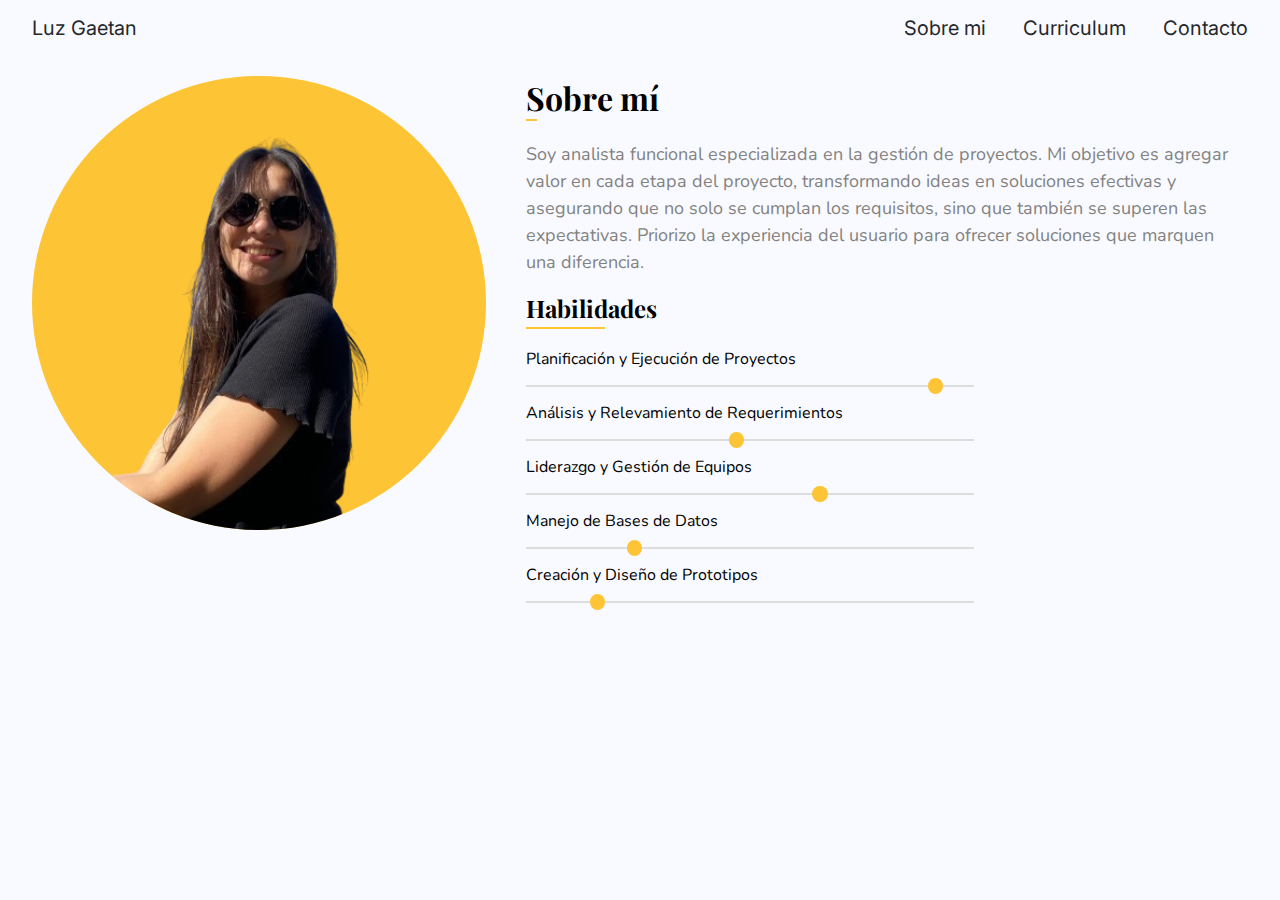
<file: AboutMe.html>
<!DOCTYPE html>
<html lang="en">

<head>
    <meta charset="UTF-8">
    <meta name="viewport" content="width=device-width, initial-scale=1.0">
    <title>Luz Gaetan</title>
    <link rel="stylesheet" href="styles.css">
</head>
 
<body>
    <header>
        <span class="nav-item"><a class="nav-link" href="Home.html">Luz Gaetan</a></span>
        <div class="nav-items-right">
            <span class="nav-item">
                <a class="nav-link" href="AboutMe.html">
                    <img src="imagenes/icono-person.svg" alt="" class="icono">
                    <span class="seccion">Sobre mi</span>
                </a>
            </span>
            <span class="nav-item">
                <a class="nav-link" href="Curriculum.html">
                    <img src="imagenes/icono-curriculum.svg" alt="" class="icono">
                    <span class="seccion">Curriculum</span>
                </a>
            </span>
            <span class="nav-item">
                <a class="nav-link" href="Contact.html">
                    <img src="imagenes/icono-contacto.svg" alt="" class="icono">
                    <span class="seccion">Contacto</span>
                </a>
            </span>
        </div>
    </header>

    <main class="content about">
        <img class="img-sobre-mi" src="imagenes/img-sobre-mi.svg" alt="">
        <div class="about-me">
            <h1 class="title">Sobre mí</h1>
            <div class="text">
                Soy analista funcional especializada en la gestión de proyectos.
                Mi objetivo es agregar valor en cada etapa del proyecto,
                transformando ideas en soluciones efectivas y asegurando que no solo se cumplan los requisitos,
                sino que también se superen las expectativas.
                Priorizo la experiencia del usuario para ofrecer soluciones que marquen una diferencia.
            </div>
            <div class="sections">
                <span id="skills" class="section-tab">Habilidades</span>
            </div>
            <div id="content">
                <div id="skills-content" class="section-content">
                    <div class="position">Planificación y Ejecución de Proyectos</div>
                    <div class="skill">
                        <div class="circle" style="left: 90%;"></div>
                        <div class="line"></div>
                    </div>

                    <div class="position">Análisis y Relevamiento de Requerimientos</div>
                    <div class="skill">
                        <div class="circle" style="left: 47%;"></div>
                        <div class="line"></div>
                    </div>

                    <div class="position">Liderazgo y Gestión de Equipos</div>
                    <div class="skill">
                        <div class="circle" style="left: 65%;"></div>
                        <div class="line"></div>
                    </div>

                    <div class="position">Manejo de Bases de Datos</div>
                    <div class="skill">
                        <div class="circle" style="left: 25%;"></div>
                        <div class="line"></div>
                    </div>

                    <div class="position">Creación y Diseño de Prototipos</div>
                    <div class="skill">
                        <div class="circle" style="left: 17%;"></div>
                        <div class="line"></div>
                    </div>
                </div>
            </div>
        </div>
    </main>
</body>

</html>
</file>
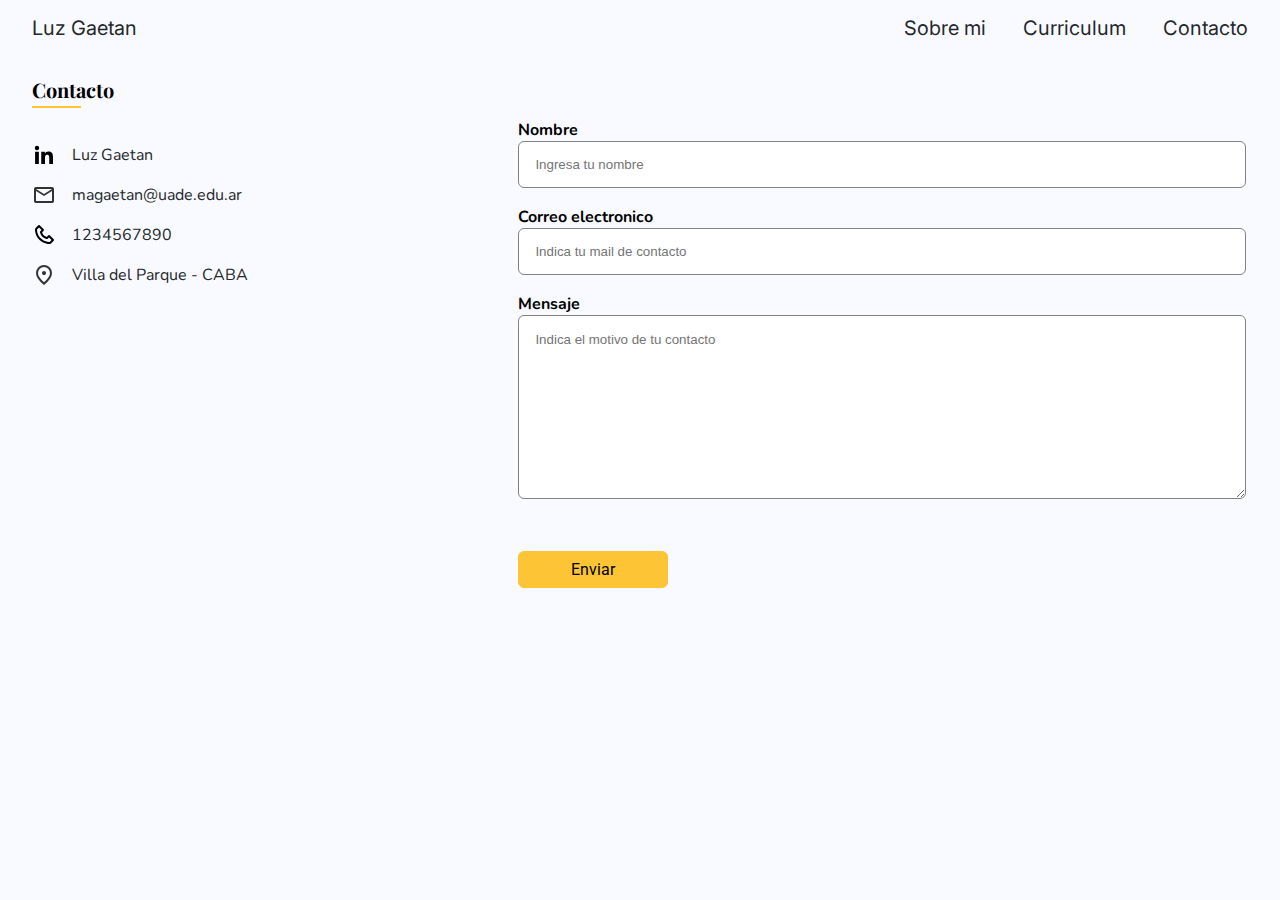
<file: Contact.html>
<!DOCTYPE html>
<html lang="en">

<head>
    <meta charset="UTF-8">
    <meta name="viewport" content="width=device-width, initial-scale=1.0">
    <title>Luz Gaetan</title>
    <link rel="stylesheet" href="styles.css">
    <link rel="preconnect" href="https://fonts.googleapis.com">
    <link rel="preconnect" href="https://fonts.gstatic.com" crossorigin>
    <link
        href="https://fonts.googleapis.com/css2?family=Inter:ital,opsz,wght@0,14..32,100..900;1,14..32,100..900&family=Nunito:ital,wght@0,200..1000;1,200..1000&family=Playfair+Display:ital,wght@0,400..900;1,400..900&family=Roboto:ital,wght@0,100;0,300;0,400;0,500;0,700;0,900;1,100;1,300;1,400;1,500;1,700;1,900&display=swap"
        rel="stylesheet">
</head>

<body>
    <header>
        <span class="nav-item"><a class="nav-link" href="Home.html">Luz Gaetan</a></span>
        <div class="nav-items-right">
            <span class="nav-item">
                <a class="nav-link" href="AboutMe.html">
                    <img src="imagenes/icono-person.svg" alt="" class="icono">
                    <span class="seccion">Sobre mi</span>
                </a>
            </span>
            <span class="nav-item">
                <a class="nav-link" href="Curriculum.html">
                    <img src="imagenes/icono-curriculum.svg" alt="" class="icono">
                    <span class="seccion">Curriculum</span>
                </a>
            </span>
            <span class="nav-item">
                <a class="nav-link" href="Contact.html">
                    <img src="imagenes/icono-contacto.svg" alt="" class="icono">
                    <span class="seccion">Contacto</span>
                </a>
            </span>
        </div>
    </header>

    <main class="content contact">
        <span class="title-section">Contacto</span>
        <div class="section-contact">
            <div class="section-contacto info-adicional">
                <div>
                    <img src="imagenes/icono-linkedin.svg" />
                    <span><a href="https://www.linkedin.com/in/luzgaetan" target="_blank">Luz Gaetan</a></span>
                </div>
                <div>
                    <img src="imagenes/icono-mail.svg" />
                    <span><a href="mailto:magaetan@uade.edu.ar">magaetan@uade.edu.ar</a></span>
                </div>
                <div>
                    <img src="imagenes/icono-telefono.svg" />
                    <span><a href="tel:+1234567890">1234567890</a></span>
                </div>
                <div>
                    <img src="imagenes/icono-mapa.svg" />
                    <span>Villa del Parque - CABA</span>
                </div>
            </div>

            <form id="contact-form" class="w-50" onsubmit="sendEmail(event)">
                <label for="name">Nombre</label>
                <input type="text" id="name" name="name" placeholder="Ingresa tu nombre" required><br><br>

                <label for="email">Correo electronico</label>
                <input type="email" id="email" name="email" placeholder="Indica tu mail de contacto"><br><br>

                <label for="message">Mensaje</label><br>
                <textarea id="message" name="message" rows="4" cols="50" placeholder="Indica el motivo de tu contacto"
                    required></textarea><br><br>

                <button type="submit">Enviar</button>
            </form>

            <div class="contact-mobile">
                <span>
                    <a href="https://www.linkedin.com/in/luzgaetan" target="_blank"><img
                            src="imagenes/icono-linkedin.svg" /></a>
                </span>
                <span>
                    <a href="mailto:magaetan@uade.edu.ar"><img src="imagenes/icono-mail.svg" /></a>
                </span>
                <span>
                    <a href="tel:+1234567890"><img src="imagenes/icono-telefono.svg" /></a>
                </span>
                <span>
                    <a href="https://maps.app.goo.gl/9u5Fy7xdD2KrgYbj9"><img src="imagenes/icono-mapa.svg" /></a>
                </span>
            </div>
        </div>
    </main>
</body>

</html>
</file>
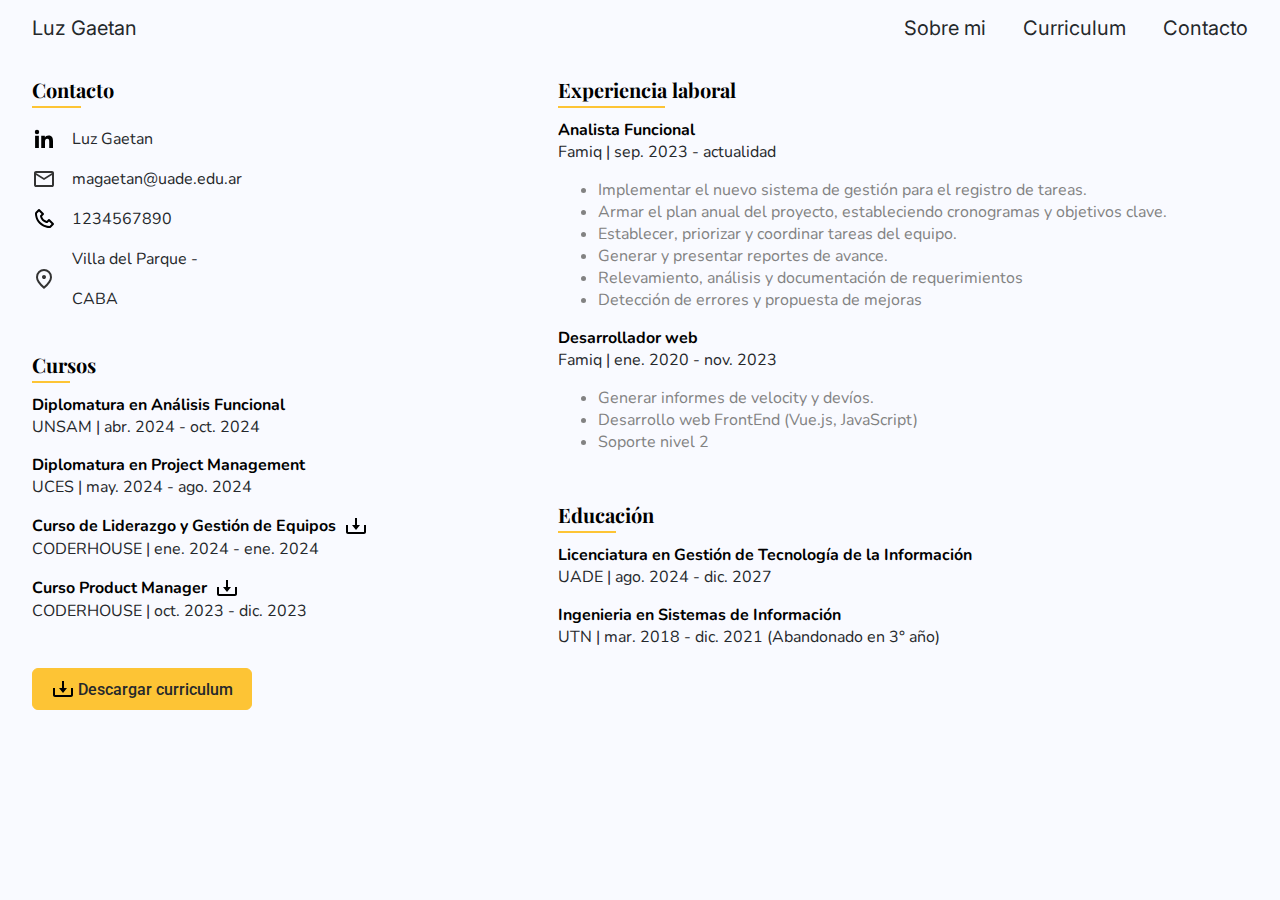
<file: Curriculum.html>
<!DOCTYPE html>
<html lang="en">

<head>
    <meta charset="UTF-8">
    <meta name="viewport" content="width=device-width, initial-scale=1.0">
    <title>Luz Gaetan</title>
    <link rel="stylesheet" href="styles.css">
</head>

<body>
    <header>
        <span class="nav-item"><a class="nav-link" href="Home.html">Luz Gaetan</a></span>
        <div class="nav-items-right">
            <span class="nav-item">
                <a class="nav-link" href="AboutMe.html">
                    <img src="imagenes/icono-person.svg" alt="" class="icono">
                    <span class="seccion">Sobre mi</span>
                </a>
            </span>
            <span class="nav-item">
                <a class="nav-link" href="Curriculum.html">
                    <img src="imagenes/icono-curriculum.svg" alt="" class="icono">
                    <span class="seccion">Curriculum</span>
                </a>
            </span>
            <span class="nav-item">
                <a class="nav-link" href="Contact.html">
                    <img src="imagenes/icono-contacto.svg" alt="" class="icono">
                    <span class="seccion">Contacto</span>
                </a>
            </span>
        </div>
    </header>

    <main class="content curriculum">
        <div class="contact-mobile">
            <span>
                <a href="https://www.linkedin.com/in/luzgaetan" target="_blank"><img src="imagenes/icono-linkedin.svg" /></a>
            </span>
            <span>
                <a href="mailto:magaetan@uade.edu.ar"><img src="imagenes/icono-mail.svg" /></a>
            </span>
            <span>
                <a href="tel:+1234567890"><img src="imagenes/icono-telefono.svg" /></a>
            </span>
            <span>
                <a href="https://maps.app.goo.gl/9u5Fy7xdD2KrgYbj9"><img src="imagenes/icono-mapa.svg" /></a>
            </span>
        </div>
        <div>
            <span class="title-section contacto" >Contacto</span>
            <div class="section-contacto info-adicional">
                <div>
                    <img
                        src="imagenes/icono-linkedin.svg" />
                    <span><a href="https://www.linkedin.com/in/luzgaetan" target="_blank">Luz Gaetan</a></span>
                </div>
                <div>
                    <img
                        src="imagenes/icono-mail.svg" />
                    <span><a href="mailto:magaetan@uade.edu.ar">magaetan@uade.edu.ar</a></span>
                </div>
                <div>
                    <img
                        src="imagenes/icono-telefono.svg" />
                    <span><a href="tel:+1234567890">1234567890</a></span>
                </div>
                <div>
                    <img
                        src="imagenes/icono-mapa.svg" />
                    <span>Villa del Parque - CABA</span>
                </div>
            </div>

            <span class="title-section" id="cursos">Cursos</span>
            <div class="section-cursos">
                <div class="title">Diplomatura en Análisis Funcional</div>
                <div class="ubicacion">UNSAM | abr. 2024 - oct. 2024</div>

                <div class="title">Diplomatura en Project Management</div>
                <div class="ubicacion">UCES | may. 2024 - ago. 2024</div>

                <div class="title">
                    <a href="documentos/certificado-liderazgo.png" target="_blank">Curso de Liderazgo y Gestión de Equipos
                        <img src="[data-uri]" />
                    </a>
                </div>
                <div class="ubicacion">CODERHOUSE | ene. 2024 - ene. 2024</div>

                <div class="title">
                    <a href="documentos/certificado-pm.png" target="_blank">Curso Product Manager
                        <img src="[data-uri]" />
                    </a>
                </div>
                <div class="ubicacion">CODERHOUSE | oct. 2023 - dic. 2023</div>

                <div class="descargable">
                    <button>
                        <a href="documentos/CV - María Luz Gaetan.pdf" download="nombre-del-archivo.pdf" target="_blank">
                            <img
                                src="[data-uri]" />
                            Descargar curriculum
                        </a>
                    </button>
                </div>
            </div>
        </div>
        <div>
            <span class="title-section" id="experiencia">Experiencia laboral</span>
            <div class="section-experiencia">
                <div class="title">Analista Funcional</div>
                <div class="ubicacion">Famiq | sep. 2023 - actualidad</div>
                <div class="description">
                    <ul>
                        <li>Implementar el nuevo sistema de gestión para el registro de tareas.</li>
                        <li>Armar el plan anual del proyecto, estableciendo cronogramas y objetivos clave.</li>
                        <li>Establecer, priorizar y coordinar tareas del equipo.</li>
                        <li>Generar y presentar reportes de avance.</li>
                        <li>Relevamiento, análisis y documentación de requerimientos</li>
                        <li>Detección de errores y propuesta de mejoras</li>
                    </ul>
                </div>

                <div class="title">Desarrollador web</div>
                <div class="ubicacion">Famiq | ene. 2020 - nov. 2023</div>
                <div class="description">
                    <ul>
                        <li>Generar informes de velocity y devíos.</li>
                        <li>Desarrollo web FrontEnd (Vue.js, JavaScript)</li>
                        <li>Soporte nivel 2</li>
                    </ul>
                </div>
            </div>

            <span class="title-section" id="educacion">Educación</span>
            <div class="section-estudio">
                <div class="title">Licenciatura en Gestión de Tecnología de la Información</div>
                <div class="ubicacion">UADE | ago. 2024 - dic. 2027</div>
                <div class="title">Ingenieria en Sistemas de Información</div>
                <div class="ubicacion">UTN | mar. 2018 - dic. 2021 (Abandonado en 3° año)</div>
            </div>
        </div>        
    </main>
</body>

</html>
</file>
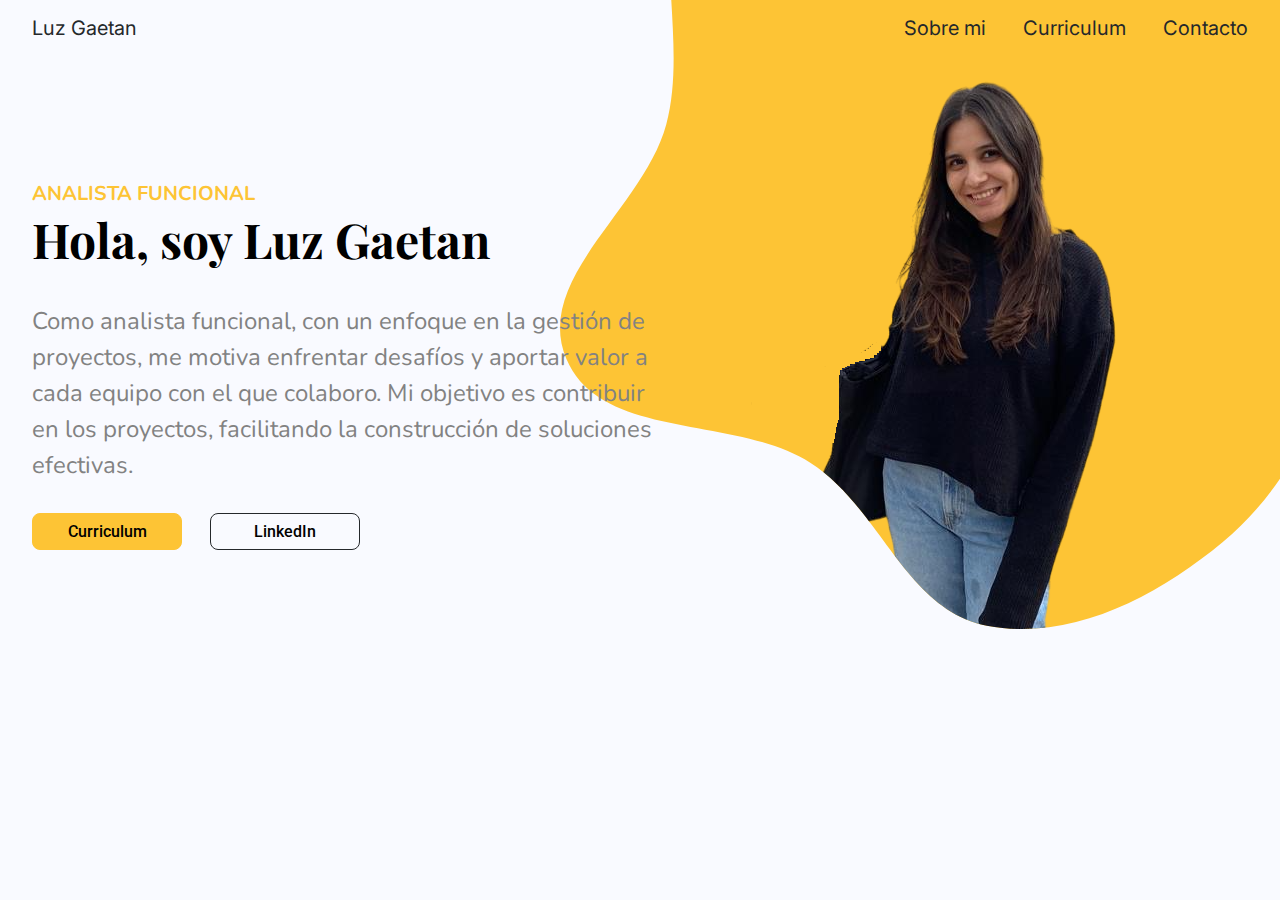
<file: Home.html>
<!DOCTYPE html>
<html lang="en">
<head>
    <meta charset="UTF-8">
    <meta name="viewport" content="width=device-width, initial-scale=1.0">
    <title>Luz Gaetan</title>
    <link rel="stylesheet" href="styles.css">
</head>
<body>
    <header>
        <span class="nav-item"><a class="nav-link" href="Home.html">Luz Gaetan</a></span>
        <div class="nav-items-right">
            <span class="nav-item">
                <a class="nav-link" href="AboutMe.html">
                    <img src="imagenes/icono-person.svg" alt="" class="icono">
                    <span class="seccion">Sobre mi</span>
                </a>
            </span>
            <span class="nav-item">
                <a class="nav-link" href="Curriculum.html">
                    <img src="imagenes/icono-curriculum.svg" alt="" class="icono">
                    <span class="seccion">Curriculum</span>
                </a>
            </span>
            <span class="nav-item">
                <a class="nav-link" href="Contact.html">
                    <img src="imagenes/icono-contacto.svg" alt="" class="icono">
                    <span class="seccion">Contacto</span>
                </a>
            </span>
        </div>
    </header>

    <main class="content">
        <div class="presentacion">
            <div class="subtitle">ANALISTA FUNCIONAL</div>
            <h1 class="title">Hola, soy Luz Gaetan</h1>
            <div class="text">
                Como analista funcional, con un enfoque en la gestión de proyectos, 
                me motiva enfrentar desafíos y aportar valor a cada equipo con el que colaboro. 
                Mi objetivo es contribuir en los proyectos, facilitando la construcción de soluciones efectivas.
            </div>
            <button class="primary">
                <a  href="Curriculum.html">Curriculum</a>
            </button>
            <button class="secondary">
                <a  href="https://www.linkedin.com/in/luzgaetan">LinkedIn</a>
            </button>
        </div>
        <img class="img-home" src="imagenes/img-home.svg" alt="">
    </main>
</body>
</html
</file>
<file: styles.css>
/* GENERAL-------------------------------------------------------------------------- */

@import url('https://fonts.googleapis.com/css2?family=Inter:ital,opsz,wght@0,14..32,100..900;1,14..32,100..900&family=Nunito:ital,wght@0,200..1000;1,200..1000&family=Playfair+Display:ital,wght@0,400..900;1,400..900&family=Roboto:ital,wght@0,100;0,300;0,400;0,500;0,700;0,900;1,100;1,300;1,400;1,500;1,700;1,900&display=swap');

body{
    background-color: #F9FAFF;
    overflow-x: hidden;
}

header{
    font-size: 20px;
    font-family: 'Inter';
    display: flex;
    justify-content: space-between;
    align-items: center;
}

.nav-link{
    color: #25282B;
    text-decoration: none;
}

.nav-link:hover{
    text-decoration: underline;
}

button, .primary{
        background-color: #FDC435;
        border: 1px solid #FDC435;
        border-radius: 8px;
        padding: 8px 24px;
        cursor: pointer;
}

button, .secondary{
    background-color: transparent;
    border: 1px solid #25282B;
    border-radius: 8px;
    padding: 8px 24px;
    cursor: pointer;
}


button a{
    font-size: 16px;
    color: #000000;
    font-family: Roboto;
    font-weight: 500;
    text-decoration: none;
} 


@media (min-width: 720px){
    body{
        padding: 8px 24px;
    }
    .nav-link img{
        display: none;
    }
    .nav-item:not(:last-child){
        padding-right: 16px;
    }
    
    .nav-item:not(:first-child){
        padding-left: 16px;
    }
    button{
        width: 150px;
        margin: 30px 24px 0px 0px;
    }

    .subtitle{
        font-size: 20px;
    }
    .text{
        font-size: 24px;
    }
}

@media (max-width: 719px){
    body{
        padding: 8px 16px;
    }
    .nav-link .seccion{
        display: none;
    }  
    .nav-item:not(:last-child){
        padding-right: 8px;
    }
    
    .nav-item:not(:first-child){
        padding-left: 8px;
    }
    button{
        width: 100%;
        margin-top: 16px;
    }

    .subtitle{
        font-size: 16px;
    }
    .text{
        font-size: 14px;
    }

}


.content{
    display: flex;
    justify-content: normal;
    align-items: flex-start;
    margin-top: 3%;
}

.title{
    font-family: 'Playfair Display';
    font-weight: bold;
    margin-top: 0px;
}

.subtitle{
    font-family: 'Nunito';
    font-weight: bold;
    color: #FDC435;
}

.text{
    font-family: 'Nunito';
    line-height: 1.5;
    color: #828282;
}

/* HOME ---------------------------------------------------------------------------- */

.img-home{
    position: absolute;
    top: 0;
    right: 0;
    z-index: -1;
}

@media (min-width: 720px){
    .img-home{
        height: auto;
    }
    .presentacion{
        position: absolute;
        top: 20%;
        width: 50%;
    }
    .presentacion .title{
        font-size: 48px;
    }
    .presentacion button{
        width: 150px;
    }
}


@media (max-width: 719px){
    .img-home{
        width: 100%;
        height: auto;
    }
    .presentacion{
        position: absolute;
        top: 62%;
    }
    .presentacion button{
        width: 100%;
    }

}

/* ABOUT ME------------------------------------------------------------------------- */

.about-me .title::after {
    content: '';
    display: block;
    height: 2px;
    background-color: #FDC435;
    position: absolute;
}

.sections {
    margin: 16px 0px 8px;
}

.section-tab {
    margin-right: 32px;
    font-family: 'Playfair Display';
    font-weight: bold;
    position: relative
}

.section-tab::after {
    content: '';
    display: block;
    width: 60%;
    height: 2px;
    background-color: #FDC435;
    position: absolute;
    bottom: -5px;
    left: 0;
}

.section-content {
    margin-top: 24px;
    font-family: 'Nunito';
}

.section-content .puesto{
    font-weight: bold;
}

.section-content .description{
    color: #828282;
    margin: 8px 0px 16px;
}

.section-content .description ul{
    margin: 0px;
}

.skill {
    display: flex;
    align-items: center;
    position: relative;
    margin: 8px -15px;
}

.circle {
    width: 16px;
    height: 16px;
    border-radius: 50%;
    background-color: #FDC435;
    position: relative;
    z-index: 2;
}

.line {
    height: 2px;
    background-color: #ddd;
    position: relative;
    z-index: 1;
    width: 100%;
}

@media (min-width: 720px){
    .about-me{
        padding-left: 40px;
    }
    .about-me .text{
        font-size: 18px;
    }
    .section-tab{
        font-size: 24px;
    }
    #skills-content{
        width: 60%;
    }
    .about-me .title::after {
        width: 8%;
    }
}


@media (max-width: 719px){
    .img-sobre-mi{
        width: 70%;
        height: auto;
        align-self: center;
        padding: 16px 0px 24px;
    }
    .about{
        display: flex;
        flex-direction: column;
    }
    .section-tab{
        font-size: 18px;
    }
    .about-me .title{
        font-size: 24px;
    }
    .about-me .title::after {
        width: 20%;
    }
}



/* CURRICULUM----------------------------------------------------------------------- */
.title-section {
    cursor: pointer;
    margin-bottom: 16px;
    font-family: 'Playfair Display';
    font-weight: bold;
    font-size: 20px;
    position: relative
}

.title-section::after {
    content: '';
    display: block;
    width: 60%;
    height: 2px;
    background-color: #FDC435;
    position: absolute;
    bottom: -5px;
    left: 0;
}

.section-contacto, .section-experiencia{
    margin: 16px 0px 32px;

}

.section-cursos, .section-estudio{
    margin-top: 16px;

}

.curriculum .title{
    font-weight: bold;
    font-family: 'Nunito';
}

.curriculum .title a{
    display: flex;
    align-items: center;
    text-decoration: none;
    color: #000;
}

.curriculum .title img{
    padding-left: 8px;
}

.curriculum .ubicacion{
    font-family: 'Nunito';
    font-size: 16px;
    color: #25282B;
}

.curriculum .description{
    color: #828282;
    font-family: 'Nunito';
    padding-bottom: 16px;
}

.description ul{
    margin: 0px;
}

.curriculum button{
    background-color: #FDC435;
    border: 1px solid #FDC435;
    border-radius: 6px;
    padding: 8px 16px;
    width: 220px;
    cursor: pointer;
    
}

.curriculum button a{
    font-size: 16px;
    color: #25282B;
    font-family: 'Nunito';
    text-decoration: none;
    display: flex;
    align-items: center;
    justify-content: space-around;
    font-family: "Roboto";
}

.ubicacion{
    padding-bottom:16px;
}

@media (min-width: 720px){
    .curriculum{
        display: grid;
        grid-template-columns: 40% 60%;
        gap: 20px 40px;
    }
    .descarga, .contact-mobile {
        display: none;
    }
}


@media (max-width: 719px){
    .curriculum{
        display: flex;
        flex-direction: column-reverse;
    }
    .contacto, .section-contacto {
        display: none;
    }
    .section-contacto, .section-experiencia{
        margin: 16px 0px 0px;
    }
    .descargable{
        width: 100%;
    }
    .descargable button{
        width: 100%;
    }
    .descargable button a{
        justify-content: center;
    }
    .contact-mobile {
        display: flex;
        align-self: center;
        gap: 24px;
        padding: 24px 0px;
    }
}



/* CONTACT-------------------------------------------------------------------------- */
 
.title {
    position: relative;
    display: inline-block;
}

.info-adicional .title::after {
    content: '';
    display: block;
    width: 60%;
    height: 3px;
    background-color: #FDC435;
    position: absolute;
    bottom: -5px;
    left: 0;
}

.info-adicional div{
    display: flex;
    align-items: center;
    line-height: 2.5;
}

.info-adicional div span{
    color: #25282B;
    font-family: 'Nunito';
    font-size: 16px;
    padding: 0px 16px;
}

.info-adicional div span a{
    color: #25282B;
    font-family: 'Nunito';
    font-size: 16px;
    text-decoration: none;
}

#contact-form label{
    font-family: 'Nunito';
    font-size: 16px;
    font-weight: bold;
    padding-bottom: 8px;
}

#contact-form input{
    width: 95%;
    height: 45px;
    border: 1px solid #828282;
    border-radius: 6px;
    padding: 0px 16px;
    font-family: Arial, Helvetica, sans-serif;
}

#contact-form textarea{
    width: 95%;
    height: 150px;
    border: 1px solid #828282;
    border-radius: 6px;
    padding: 16px;
    font-family: Arial, Helvetica, sans-serif;
}

#contact-form input, #contact-form textarea {
    outline: none;
}

#contact-form button{
    background-color: #FDC435;
    border: 1px solid #FDC435;
    border-radius: 6px;
    padding: 8px;
    width: 150px;
    font-family: 'Roboto';
    font-size: 16px;
    cursor: pointer;
}

@media (min-width: 720px){
    .info-adicional .contact-mobile {
        display: none;
    }
    .info-adicional .section-contacto{
        width: 30%;
    }
    .section-contacto.info-adicional {
        width: 40%;
    }
    #contact-form {
        width: 60%;
    }
    .contact{
        flex-direction: column;
    }
    .section-contact{
        display: flex;
        flex-direction: row;
        width: 100%;
    }
}


@media (max-width: 719px){
    .curriculum{
        display: flex;
        flex-direction: column-reverse;
    }
    .contacto, .section-contacto {
        display: none;
    }
    .section-contacto, .section-experiencia{
        margin: 16px 0px 0px;
    }
    .descargable{
        width: 100%;
    }
    .descargable button{
        width: 100%;
    }
    .descargable button a{
        justify-content: center;
    }
    .contact-mobile {
        display: flex;
        justify-content: center;
        gap: 24px;
        padding: 24px 0px;
    }
    .contact{
        flex-direction: column;
    }
    #contact-form button{
        width: 100%;
    }
    #contact-form input{
        width: 90%;
    }
    
    #contact-form textarea{
        width: 90%;
    }
}
</file>
